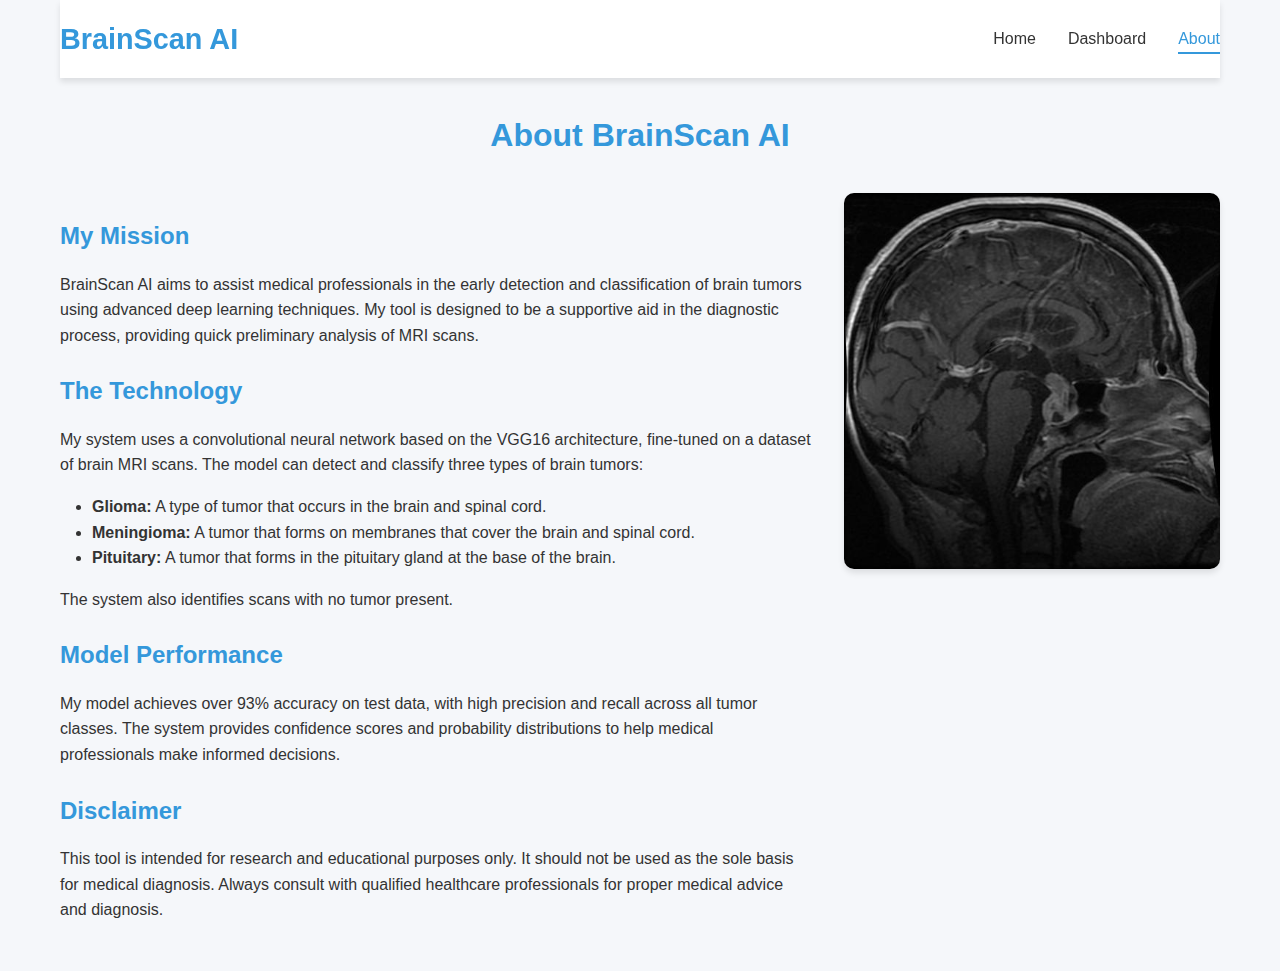
<file: templates/about.html>
<!DOCTYPE html>
<html lang="en">
<head>
    <meta charset="UTF-8">
    <meta name="viewport" content="width=device-width, initial-scale=1.0">
    <title>About - Brain Tumor Detection</title>
    <link rel="stylesheet" href="/static/css/style.css">
    <link rel="icon" href="data:,">
</head>
<body>
    <div class="container">
        <header>
            <nav>
                <div class="logo">
                    <h1>BrainScan AI</h1>
                </div>
                <ul class="nav-links">
                    <li><a href="/">Home</a></li>
                    <li><a href="/dashboard">Dashboard</a></li>
                    <li class="active"><a href="/about">About</a></li>
                </ul>
            </nav>
        </header>

        <main>
            <section class="about-section">
                <h1>About BrainScan AI</h1>
                <div class="about-content">
                    <div class="about-text">
                        <h2>My Mission</h2>
                        <p>BrainScan AI aims to assist medical professionals in the early detection and classification of brain tumors using advanced deep learning techniques. My tool is designed to be a supportive aid in the diagnostic process, providing quick preliminary analysis of MRI scans.</p>
                        
                        <h2>The Technology</h2>
                        <p>My system uses a convolutional neural network based on the VGG16 architecture, fine-tuned on a dataset of brain MRI scans. The model can detect and classify three types of brain tumors:</p>
                        <ul>
                            <li><strong>Glioma:</strong> A type of tumor that occurs in the brain and spinal cord.</li>
                            <li><strong>Meningioma:</strong> A tumor that forms on membranes that cover the brain and spinal cord.</li>
                            <li><strong>Pituitary:</strong> A tumor that forms in the pituitary gland at the base of the brain.</li>
                        </ul>
                        <p>The system also identifies scans with no tumor present.</p>
                        
                        <h2>Model Performance</h2>
                        <p>My model achieves over 93% accuracy on test data, with high precision and recall across all tumor classes. The system provides confidence scores and probability distributions to help medical professionals make informed decisions.</p>
                        
                        <h2>Disclaimer</h2>
                        <p>This tool is intended for research and educational purposes only. It should not be used as the sole basis for medical diagnosis. Always consult with qualified healthcare professionals for proper medical advice and diagnosis.</p>
                    </div>
                    <div class="about-image">
                        <img src="/static/images/brain-scan.jpg" alt="Brain MRI Scan" onerror="this.src='/placeholder.svg?height=300&width=400'">
</file>
<file: static/css/style.css>
/* Base Styles */
:root {
    --primary-color: #3498db;
    --secondary-color: #2980b9;
    --accent-color: #e74c3c;
    --background-color: #f5f7fa;
    --card-color: #ffffff;
    --text-color: #333333;
    --text-light: #666666;
    --border-color: #e1e4e8;
    --success-color: #2ecc71;
    --warning-color: #f39c12;
    --danger-color: #e74c3c;
    --shadow: 0 4px 6px rgba(0, 0, 0, 0.1);
    --transition: all 0.3s ease;
  }
  
  * {
    margin: 0;
    padding: 0;
    box-sizing: border-box;
  }
  
  body {
    font-family: "Segoe UI", Tahoma, Geneva, Verdana, sans-serif;
    background-color: var(--background-color);
    color: var(--text-color);
    line-height: 1.6;
  }
  
  .container {
    max-width: 1200px;
    margin: 0 auto;
    padding: 0 20px;
  }
  
  /* Header & Navigation */
  header {
    background-color: var(--card-color);
    box-shadow: var(--shadow);
    position: sticky;
    top: 0;
    z-index: 100;
  }
  
  nav {
    display: flex;
    justify-content: space-between;
    align-items: center;
    padding: 1rem 0;
  }
  
  .logo h1 {
    color: var(--primary-color);
    font-size: 1.8rem;
  }
  
  .nav-links {
    display: flex;
    list-style: none;
  }
  
  .nav-links li {
    margin-left: 2rem;
  }
  
  .nav-links a {
    text-decoration: none;
    color: var(--text-color);
    font-weight: 500;
    transition: var(--transition);
  }
  
  .nav-links a:hover {
    color: var(--primary-color);
  }
  
  .nav-links li.active a {
    color: var(--primary-color);
    border-bottom: 2px solid var(--primary-color);
    padding-bottom: 5px;
  }
  
  /* Hero Section */
  .hero {
    padding: 4rem 0;
    text-align: center;
    background: linear-gradient(135deg, #3498db, #2c3e50);
    color: white;
    border-radius: 10px;
    margin: 2rem 0;
  }
  
  .hero h1 {
    font-size: 2.5rem;
    margin-bottom: 1rem;
  }
  
  .hero p {
    font-size: 1.2rem;
    max-width: 700px;
    margin: 0 auto 2rem;
  }
  
  /* Upload Form */
  .upload-container {
    max-width: 500px;
    margin: 0 auto;
    background-color: rgba(255, 255, 255, 0.1);
    padding: 2rem;
    border-radius: 10px;
  }
  
  .file-input-container {
    position: relative;
    margin-bottom: 1.5rem;
  }
  
  #file-input {
    position: absolute;
    left: -9999px;
  }
  
  .file-label {
    display: flex;
    align-items: center;
    justify-content: center;
    padding: 1rem;
    background-color: rgba(255, 255, 255, 0.2);
    border: 2px dashed rgba(255, 255, 255, 0.5);
    border-radius: 8px;
    cursor: pointer;
    transition: var(--transition);
  }
  
  .file-label:hover {
    background-color: rgba(255, 255, 255, 0.3);
  }
  
  .file-icon {
    font-size: 1.5rem;
    margin-right: 10px;
  }
  
  #analyze-btn {
    background-color: var(--accent-color);
    color: white;
    border: none;
    padding: 1rem 2rem;
    border-radius: 8px;
    font-size: 1rem;
    font-weight: 600;
    cursor: pointer;
    transition: var(--transition);
    width: 100%;
  }
  
  #analyze-btn:hover:not(:disabled) {
    background-color: #c0392b;
    transform: translateY(-2px);
  }
  
  #analyze-btn:disabled {
    background-color: #ccc;
    cursor: not-allowed;
  }
  
  /* Results Section */
  #results {
    margin: 3rem 0;
  }
  
  .results-container {
    background-color: var(--card-color);
    border-radius: 10px;
    box-shadow: var(--shadow);
    padding: 2rem;
  }
  
  .results-container h2 {
    text-align: center;
    margin-bottom: 2rem;
    color: var(--primary-color);
  }
  
  .result-content {
    display: flex;
    flex-wrap: wrap;
    gap: 2rem;
  }
  
  .image-container {
    flex: 1;
    min-width: 300px;
    border-radius: 8px;
    overflow: hidden;
    box-shadow: var(--shadow);
  }
  
  .image-container img {
    width: 100%;
    height: auto;
    display: block;
  }
  
  .result-details {
    flex: 1;
    min-width: 300px;
  }
  
  .diagnosis {
    margin-bottom: 2rem;
  }
  
  .diagnosis h3 {
    margin-bottom: 1rem;
    color: var(--text-color);
  }
  
  #diagnosis-text {
    font-size: 1.5rem;
    font-weight: 600;
    margin-bottom: 1rem;
  }
  
  .confidence {
    display: flex;
    align-items: center;
    margin-top: 1rem;
  }
  
  .progress-bar {
    flex: 1;
    height: 10px;
    background-color: #eee;
    border-radius: 5px;
    margin: 0 10px;
    overflow: hidden;
  }
  
  #confidence-bar {
    height: 100%;
    background-color: var(--success-color);
    width: 0;
    transition: width 1s ease-in-out;
  }
  
  .chart-container {
    width: 100%;
    height: 250px;
  }
  
  /* Features Section */
  .features {
    margin: 4rem 0;
  }
  
  .features h2 {
    text-align: center;
    margin-bottom: 2rem;
    color: var(--primary-color);
  }
  
  .feature-cards {
    display: flex;
    flex-wrap: wrap;
    gap: 2rem;
    justify-content: center;
  }
  
  .feature-card {
    background-color: var(--card-color);
    border-radius: 10px;
    box-shadow: var(--shadow);
    padding: 2rem;
    flex: 1;
    min-width: 250px;
    text-align: center;
    transition: var(--transition);
  }
  
  .feature-card:hover {
    transform: translateY(-5px);
  }
  
  .feature-icon {
    font-size: 3rem;
    margin-bottom: 1rem;
  }
  
  .feature-card h3 {
    margin-bottom: 1rem;
    color: var(--primary-color);
  }
  
  /* Loading Overlay */
  #loading-overlay {
    position: fixed;
    top: 0;
    left: 0;
    width: 100%;
    height: 100%;
    background-color: rgba(0, 0, 0, 0.7);
    display: flex;
    flex-direction: column;
    justify-content: center;
    align-items: center;
    z-index: 1000;
    color: white;
  }
  
  .spinner {
    border: 5px solid rgba(255, 255, 255, 0.3);
    border-radius: 50%;
    border-top: 5px solid var(--primary-color);
    width: 50px;
    height: 50px;
    animation: spin 1s linear infinite;
    margin-bottom: 1rem;
  }
  
  @keyframes spin {
    0% {
      transform: rotate(0deg);
    }
    100% {
      transform: rotate(360deg);
    }
  }
  
  /* Utility Classes */
  .hidden {
    display: none;
  }
  
  /* About Page */
  .about-section {
    padding: 2rem 0;
  }
  
  .about-section h1 {
    text-align: center;
    margin-bottom: 2rem;
    color: var(--primary-color);
  }
  
  .about-content {
    display: flex;
    flex-wrap: wrap;
    gap: 2rem;
  }
  
  .about-text {
    flex: 2;
    min-width: 300px;
  }
  
  .about-text h2 {
    color: var(--primary-color);
    margin: 1.5rem 0 1rem;
  }
  
  .about-text p {
    margin-bottom: 1rem;
  }
  
  .about-text ul {
    margin-left: 2rem;
    margin-bottom: 1rem;
  }
  
  .about-image {
    flex: 1;
    min-width: 300px;
  }
  
  .about-image img {
    width: 100%;
    border-radius: 10px;
    box-shadow: var(--shadow);
  }
  
  /* Dashboard */
  .dashboard-section {
    padding: 2rem 0;
  }
  
  .dashboard-section h1 {
    text-align: center;
    margin-bottom: 2rem;
    color: var(--primary-color);
  }
  
  .dashboard-grid {
    display: grid;
    grid-template-columns: repeat(auto-fit, minmax(300px, 1fr));
    gap: 2rem;
  }
  
  .dashboard-card {
    background-color: var(--card-color);
    border-radius: 10px;
    box-shadow: var(--shadow);
    padding: 1.5rem;
  }
  
  .dashboard-card.wide {
    grid-column: 1 / -1;
  }
  
  .dashboard-card h3 {
    color: var(--primary-color);
    margin-bottom: 1rem;
    text-align: center;
  }
  
  .metric {
    text-align: center;
    margin-bottom: 1rem;
  }
  
  .metric-value {
    font-size: 2.5rem;
    font-weight: 700;
    color: var(--primary-color);
    display: block;
  }
  
  .metric-label {
    font-size: 0.9rem;
    color: var(--text-light);
  }
  
  .confusion-matrix table,
  .metrics-table table {
    width: 100%;
    border-collapse: collapse;
    margin-top: 1rem;
  }
  
  .confusion-matrix th,
  .confusion-matrix td,
  .metrics-table th,
  .metrics-table td {
    padding: 0.75rem;
    text-align: center;
    border: 1px solid var(--border-color);
  }
  
  .confusion-matrix th,
  .metrics-table th {
    background-color: #f5f7fa;
    font-weight: 600;
  }
  
  .confusion-matrix td.high {
    background-color: rgba(46, 204, 113, 0.2);
    font-weight: 600;
  }
  
  .confusion-matrix td.medium {
    background-color: rgba(243, 156, 18, 0.2);
  }
  
  .confusion-matrix td.low {
    background-color: rgba(231, 76, 60, 0.1);
  }
  
  /* Footer */
  footer {
    text-align: center;
    padding: 2rem 0;
    margin-top: 2rem;
    color: var(--text-light);
    border-top: 1px solid var(--border-color);
  }
  
  /* Responsive Design */
  @media (max-width: 768px) {
    .nav-links li {
      margin-left: 1rem;
    }
  
    .hero h1 {
      font-size: 2rem;
    }
  
    .hero p {
      font-size: 1rem;
    }
  
    .result-content {
      flex-direction: column;
    }
  
    .dashboard-grid {
      grid-template-columns: 1fr;
    }
  }
</file>
